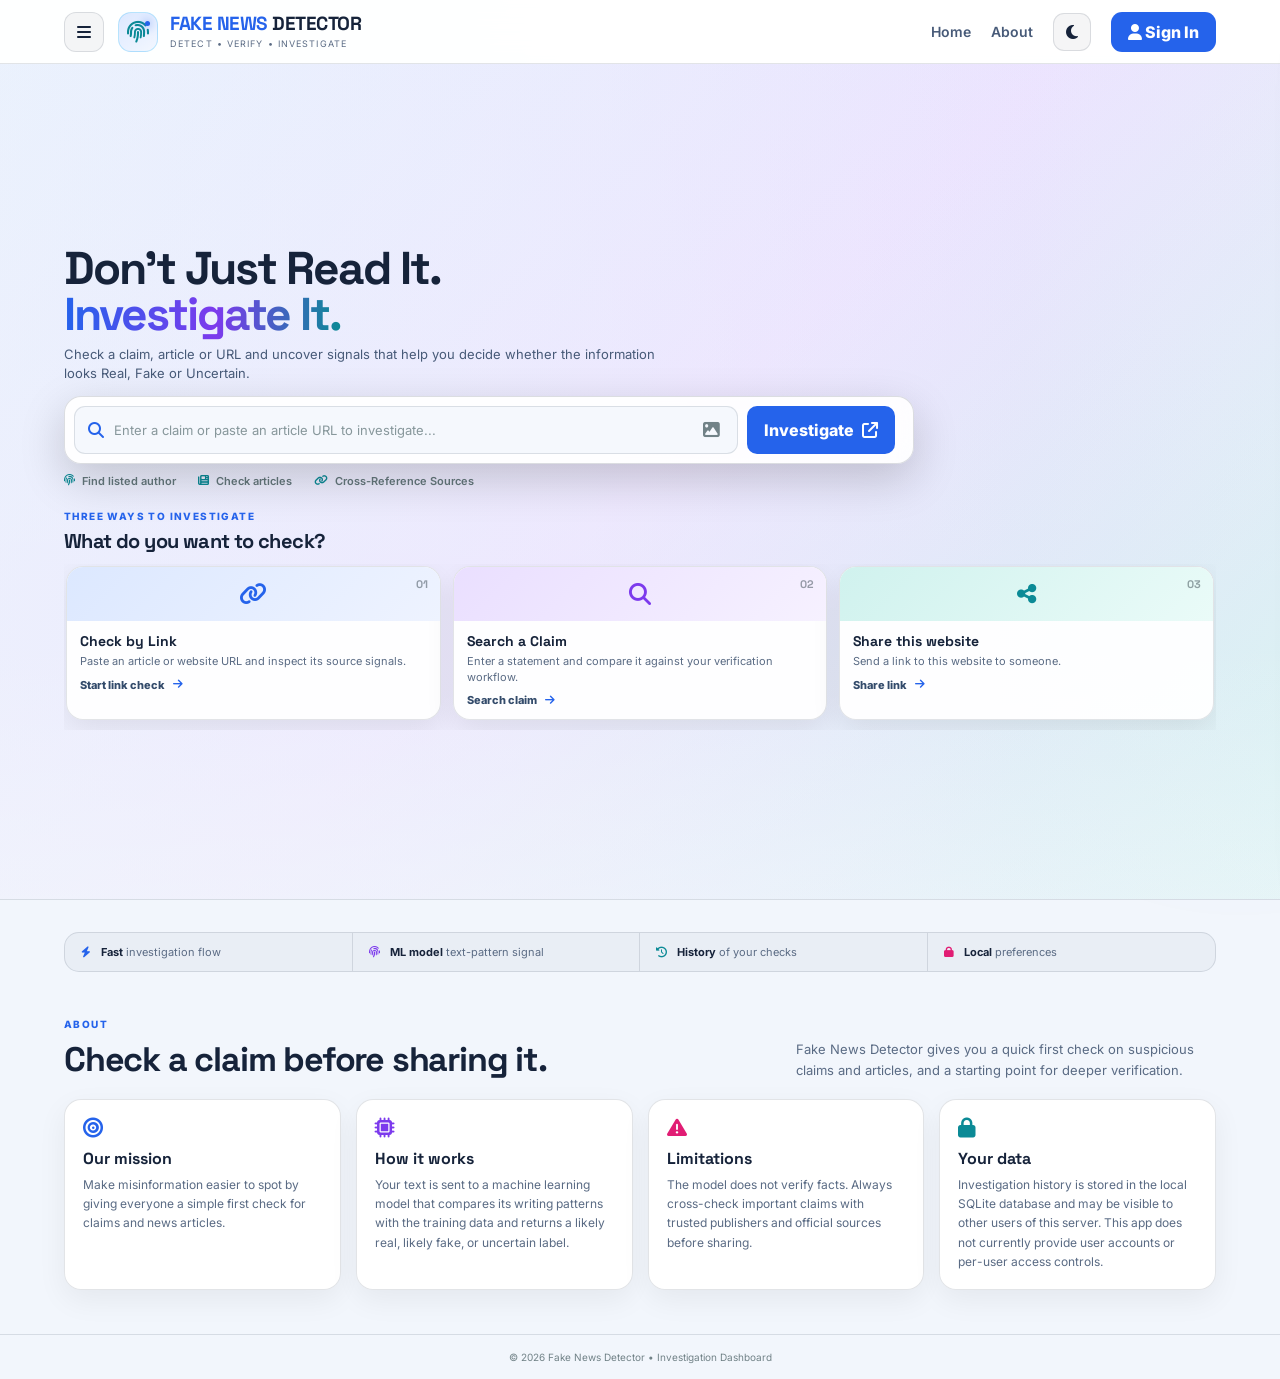
<file: Frontend/index.html>
<!DOCTYPE html>
<html lang="en">

<head>
  <meta charset="UTF-8" />
  <meta name="viewport" content="width=device-width, initial-scale=1.0" />
  <title>Fake News Detector | Investigation Dashboard</title>

  <link rel="preconnect" href="https://cdnjs.cloudflare.com" />
  <link rel="stylesheet" href="https://cdnjs.cloudflare.com/ajax/libs/font-awesome/6.5.2/css/all.min.css" />
  <link rel="stylesheet" href="style.css" />
</head>

<body>

  <div class="page-glow glow-one"></div>
  <div class="page-glow glow-two"></div>


  <!-- ================= NAVBAR ================= -->
  <header class="navbar">

    <div class="nav-left">
      <button class="menu-btn" id="menuBtn" aria-label="Open sidebar">
        <i class="fa-solid fa-bars"></i>
      </button>
      <a href="#" class="brand" id="homeLink">
        <div class="brand-logo">
          <i class="fa-solid fa-fingerprint"></i>
          <span class="scan-dot"></span>
        </div>
        <div>
          <div class="brand-name"><span>FAKE NEWS</span> DETECTOR</div>
          <div class="brand-tagline">Detect • Verify • Investigate</div>
        </div>
      </a>
    </div>

    <nav class="nav-links">
      <a href="#home" id="navHome">Home</a>
      <a href="#about" id="navAbout">About</a>

      <button class="icon-btn" id="themeBtn" type="button" aria-label="Toggle dark mode">
        <i class="fa-solid fa-moon"></i>
      </button>

      <button class="signin-nav" id="openAuthBtn">
        <i class="fa-solid fa-user"></i>
        <span id="signInText">Sign In</span>
      </button>

      <button class="avatar hidden" id="avatarBtn" type="button" aria-label="Open settings">
        <span id="avatarLetter">U</span>
      </button>

    </nav>

  </header>


  <!-- ================= SIDEBAR ================= -->
  <aside class="sidebar" id="sidebar">

    <div class="sidebar-head">
      <div>
        <span class="small-label">CASE FILE SYSTEM</span>
        <h3 id="sidebarTitle">Investigation</h3>
      </div>
      <button class="close-sidebar" id="closeSidebar" aria-label="Close sidebar">
        <i class="fa-solid fa-xmark"></i>
      </button>
    </div>

    <div class="sidebar-section">
      <p id="sidebarMainLabel">Main</p>

      <button class="side-link active" data-section="dashboard">
        <i class="fa-solid fa-gauge-high"></i>
        <span id="dashboardText">Dashboard</span>
      </button>

      <button class="side-link" data-section="history">
        <i class="fa-solid fa-clock-rotate-left"></i>
        <span id="historyText">History</span>
      </button>
    </div>

    <div class="sidebar-section">
      <p id="sidebarAccountLabel">Preferences</p>

      <button class="side-link" data-section="settings">
        <i class="fa-solid fa-sliders"></i>
        <span id="settingsText">Settings</span>
      </button>

      <button class="side-link" id="sidebarLogin">
        <i class="fa-solid fa-right-to-bracket"></i>
        <span id="loginText">Login</span>
      </button>
    </div>

    <div class="sidebar-bottom hidden" id="sidebarBottom">
      <button class="side-link logout" id="logoutBtn">
        <i class="fa-solid fa-arrow-right-from-bracket"></i>
        <span id="logoutText">Logout</span>
      </button>
    </div>

  </aside>

  <div class="sidebar-overlay" id="sidebarOverlay"></div>


  <!-- ================= MAIN ================= -->
  <main id="home">

    <!-- ================= HERO ================= -->
    <section class="hero">

      <div class="hero-gif"></div>
      <div class="hero-overlay"></div>

      <div class="hero-content">

        <h1 id="heroTitle">
          Don't Just Read It.
          <br />
          <span>Investigate It.</span>
        </h1>

        <p class="hero-description" id="heroDescription">
          Check a claim, article or URL and uncover
          signals that help you decide whether the information
          looks <b>Real</b>, <b>Fake</b> or <b>Uncertain</b>.
        </p>

        <!-- SEARCH BOX -->
        <div class="investigation-box">

          <div class="search-wrap">
            <i class="fa-solid fa-magnifying-glass"></i>
            <input id="claimInput" type="text" placeholder="Enter a claim or paste an article URL to investigate..."
              autocomplete="off" />
            <button class="clear-search" id="clearSearch" aria-label="Clear" type="button">
              <i class="fa-solid fa-xmark"></i>
            </button>
            <button class="image-upload-btn" id="imageUploadBtn" aria-label="Investigate an image"
              title="Investigate an image" type="button">
              <i class="fa-solid fa-image"></i>
            </button>
            <input id="imageInput" type="file" accept="image/png,image/jpeg,image/webp,image/bmp" hidden />
          </div>

          <button class="investigate-btn" id="investigateBtn" type="button">
            <span id="investigateText">Investigate</span>
            <i class="fa-solid fa-arrow-up-right-from-square"></i>
          </button>

        </div>

        <div class="quick-tools">
          <button class="quick-tool" id="quickAuthorshipButton" type="button" data-tool="text">
            <i class="fa-solid fa-fingerprint"></i>
            <span id="quickAuthorship">Analyze text patterns</span>
          </button>
          <button class="quick-tool" id="quickArticlesButton" type="button" data-tool="article">
            <i class="fa-solid fa-newspaper"></i>
            <span id="quickArticles">Check articles</span>
          </button>
          <button class="quick-tool" id="quickSourcesButton" type="button" data-tool="sources">
            <i class="fa-solid fa-link"></i>
            <span id="quickSources">Search sources online</span>
          </button>
        </div>

      </div>

      <!-- ================= METHODS ================= -->
      <section class="methods-section" id="methods">

        <div class="section-heading">
          <div>
            <span class="section-kicker" id="methodsKicker">THREE WAYS TO INVESTIGATE</span>
            <h2 id="methodsTitle">Start an investigation.</h2>
          </div>
          <p id="methodsDescription">
            Analyze text or an article URL with the model, or share this app.
            The model provides a signal, not verified evidence.
          </p>
        </div>

        <div class="method-grid">

          <!-- LINK -->
          <article class="method-card" data-method="link">
            <div class="method-image">
              <div class="image-art">
                <i class="fa-solid fa-link"></i>
                <span class="orbit orbit-a"></span>
                <span class="orbit orbit-b"></span>
              </div>
              <span class="image-number">01</span>
            </div>
            <div class="method-body">
              <h3 id="linkTitle">Check by Link</h3>
              <p id="linkDescription">Paste an article or website URL and inspect its source signals.</p>
              <button class="card-action" type="button">
                <span id="linkAction">Start link check</span>
                <i class="fa-solid fa-arrow-right"></i>
              </button>
            </div>
          </article>

          <!-- SEARCH -->
          <article class="method-card" data-method="search">
            <div class="method-image">
              <div class="image-art">
                <i class="fa-solid fa-magnifying-glass"></i>
                <span class="search-rays"></span>
              </div>
              <span class="image-number">02</span>
            </div>
            <div class="method-body">
              <h3 id="searchTitle">Search a Claim</h3>
              <p id="searchDescription">Enter a statement and compare it against your verification workflow.</p>
              <button class="card-action" type="button">
                <span id="searchAction">Search claim</span>
                <i class="fa-solid fa-arrow-right"></i>
              </button>
            </div>
          </article>

          <!-- SHARE -->
          <article class="method-card" data-method="share">
            <div class="method-image">
              <div class="image-art">
                <i class="fa-solid fa-share-nodes"></i>
                <span class="node n1"></span>
                <span class="node n2"></span>
                <span class="node n3"></span>
              </div>
              <span class="image-number">03</span>
            </div>
            <div class="method-body">
              <h3 id="shareTitle">Share this website</h3>
              <p id="shareDescription">Send a link to this website to someone.</p>
              <button class="card-action" type="button">
                <span id="shareAction">Share link</span>
                <i class="fa-solid fa-arrow-right"></i>
              </button>
            </div>
          </article>

        </div>

      </section>

    </section>


    <!-- ================= RESULT POPUP ================= -->
    <div class="result-backdrop hidden" id="resultSection" aria-hidden="true">

      <div class="result-popup" id="resultPopup" role="dialog" aria-modal="true" aria-labelledby="resultTitle">

        <button class="modal-close" id="closeResult" type="button" aria-label="Close result">
          <i class="fa-solid fa-xmark"></i>
        </button>

        <div class="result-head">

          <div class="result-icon">
            <i class="fa-solid fa-shield-halved" id="resultIconI"></i>
          </div>

          <div>
            <span class="result-badge" id="resultBadge">RESULT</span>
            <h2 id="resultTitle">Check result</h2>
            <p id="signalText">Your result appears here after you run a check.</p>
          </div>

        </div>

        <section class="confidence-card hidden" id="confidenceCard" aria-label="Model confidence">
          <div class="confidence-heading">
            <div>
              <span class="confidence-label">MODEL CONFIDENCE</span>
              <p>How sure the model is about this label</p>
            </div>
            <strong id="confidenceValue">--%</strong>
          </div>
          <div
            class="confidence-track"
            id="confidenceTrack"
            role="progressbar"
            aria-label="Model confidence"
            aria-valuemin="0"
            aria-valuemax="100"
            aria-valuenow="0"
          >
            <span id="confidenceBar"></span>
          </div>
          <small id="modelAccuracyNote">Model accuracy on unseen test headlines is shown after a check.</small>
        </section>

        <section class="evidence-results why-card hidden" id="whyCard" aria-label="Why the model chose this label">
          <div class="evidence-heading">
            <h3>Why the model said this</h3>
            <span>Words with the most influence</span>
          </div>
          <div class="why-row">
            <span class="why-label fake">Toward FAKE</span>
            <div class="why-words" id="whyFake"></div>
          </div>
          <div class="why-row">
            <span class="why-label real">Toward TRUE</span>
            <div class="why-words" id="whyTrue"></div>
          </div>
        </section>

        <section class="article-details hidden" id="articleDetails" aria-label="Fetched article details">
          <div class="article-detail-row">
            <span id="publisherLabel">Publisher</span>
            <strong id="articlePublisher"></strong>
          </div>
          <div class="article-detail-row">
            <span id="authorLabel">Listed author</span>
            <strong id="articleAuthor">No author metadata found</strong>
          </div>
          <h3 id="articleTitle"></h3>
          <a class="article-source-link" id="articleSourceLink" target="_blank" rel="noopener noreferrer">Open original
            article</a>
          <span class="article-preview-label" id="articlePreviewLabel">Extracted text preview</span>
          <p id="articlePreview"></p>
        </section>

        <section class="evidence-results fact-checks hidden" id="factChecks" aria-label="Fact-checks">
          <div class="evidence-heading">
            <h3>Fact-checks</h3>
            <span>AltNews, BOOM, Factly, Vishvas News, Newschecker, Fact Crescendo</span>
          </div>
          <p id="factCheckStatus"></p>
          <ul id="factCheckList"></ul>
        </section>

        <section class="evidence-results hidden" id="newsEvidence" aria-label="Related news coverage">
          <div class="evidence-heading">
            <h3>Related news coverage</h3>
            <span>Not a fact-check verdict</span>
          </div>
          <p id="evidenceStatus"></p>
          <ul id="evidenceList"></ul>
        </section>

        <ul class="result-checks" id="resultChecks"></ul>

        <div class="result-note">
          <i class="fa-solid fa-circle-info"></i>
          <div class="result-note-copy">
            <span id="actionText">Enter a claim or article URL and select Investigate.</span>
            <strong class="ai-disclaimer" id="aiDisclaimer">Please check reliable sources before trusting or sharing a claim.</strong>
          </div>
        </div>

        <div class="source-links hidden" id="resultSources">
          <span id="sourceLinksLabel">Look up this claim</span>
          <a id="factCheckLink" target="_blank" rel="noopener noreferrer">Search fact checks</a>
          <a id="independentSourcesLink" target="_blank" rel="noopener noreferrer">Search independent sources</a>
        </div>

        <div class="source-links hidden" id="imageSearchLinks">
          <span>Check where this image appeared before (upload the same image there)</span>
          <a href="https://lens.google.com/" target="_blank" rel="noopener noreferrer">Google Lens</a>
          <a href="https://tineye.com/" target="_blank" rel="noopener noreferrer">TinEye</a>
        </div>

      </div>

    </div>

    <!-- ================= STATS ================= -->
    <section class="stats-strip">

      <div>
        <i class="fa-solid fa-bolt"></i>
        <span><b id="fastText">Fast</b> <span id="fastDescription">investigation flow</span></span>
      </div>

      <div>
        <i class="fa-solid fa-fingerprint"></i>
        <span><b id="multiText">ML model</b> <span id="multiDescription">text-pattern signal</span></span>
      </div>

      <div>
        <i class="fa-solid fa-clock-rotate-left"></i>
        <span><b id="historyStatText">History</b> <span id="historyStatDescription">of your checks</span></span>
      </div>

      <div>
        <i class="fa-solid fa-lock"></i>
        <span><b id="privateText">Local</b> <span id="privateDescription">preferences</span></span>
      </div>

    </section>


    <!-- ================= ABOUT ================= -->
    <section class="about-section" id="about">

      <div class="section-heading">
        <div>
          <span class="section-kicker">ABOUT</span>
          <h2>Check a claim before sharing it.</h2>
        </div>
        <p>
          Fake News Detector gives you a quick first check on suspicious
          claims and articles, and a starting point for deeper verification.
        </p>
      </div>

      <div class="about-grid">

        <article class="about-card">
          <i class="fa-solid fa-bullseye"></i>
          <h3>Our mission</h3>
          <p>Make misinformation easier to spot by giving everyone a simple first check for claims and news articles.
          </p>
        </article>

        <article class="about-card">
          <i class="fa-solid fa-microchip"></i>
          <h3>How it works</h3>
          <p>Your text is sent to a machine learning model that compares its writing patterns with the training data
            and returns a likely real, likely fake, or uncertain label.</p>
        </article>

        <article class="about-card">
          <i class="fa-solid fa-triangle-exclamation"></i>
          <h3>Limitations</h3>
          <p>The model does not verify facts. Always cross-check important claims with trusted publishers and official
            sources before sharing.</p>
        </article>

        <article class="about-card">
          <i class="fa-solid fa-lock"></i>
          <h3>Your data</h3>
          <p>Investigation history is stored in the local SQLite database and may be visible to other users of this server. This app does not currently provide user accounts or per-user access controls.</p>
        </article>

      </div>

    </section>

  </main>


  <!-- ================= AUTH MODAL ================= -->
  <div class="modal-backdrop" id="authModal">

    <div class="auth-modal">

      <div class="auth-content">

        <button class="modal-close" id="closeAuth" type="button" aria-label="Close">
          <i class="fa-solid fa-xmark"></i>
        </button>

        <div class="auth-logo">
          <i class="fa-solid fa-fingerprint"></i>
        </div>

        <span class="section-kicker">CASE FILE ACCESS</span>

        <h2 id="authHeading">Sign In</h2>

        <p class="auth-subtitle" id="authSubtitle">Demo sign-in only; no secure account is created.</p>

        <form id="authForm">

          <label id="nameField" class="field hidden">
            <span id="nameLabel">Full name</span>
            <div>
              <i class="fa-regular fa-user"></i>
              <input id="authName" type="text" placeholder="Your name" />
            </div>
          </label>

          <label class="field">
            <span id="emailLabel">Email</span>
            <div>
              <i class="fa-regular fa-envelope"></i>
              <input id="authEmail" type="email" placeholder="you@example.com" required />
            </div>
          </label>

          <label class="field">
            <span id="passwordLabel">Password</span>
            <div>
              <i class="fa-solid fa-lock"></i>
              <input id="authPassword" type="password" placeholder="Enter your password" required />
            </div>
          </label>

          <label id="confirmField" class="field hidden">
            <span id="confirmLabel">Confirm password</span>
            <div>
              <i class="fa-solid fa-shield-halved"></i>
              <input id="authConfirmPassword" type="password" placeholder="Repeat your password" />
            </div>
          </label>

          <div class="form-row" id="loginOptions">
            <label class="remember">
              <input type="checkbox" id="rememberMe" />
              <span id="rememberText">Remember me</span>
            </label>
            <button type="button" class="text-btn" id="forgotPasswordBtn">Forgot password?</button>
          </div>

          <button class="auth-submit" type="submit" id="authSubmit">Login</button>

        </form>

        <p class="auth-switch-text">
          <span id="switchPrompt">Need an account?</span>
          <button type="button" class="text-link" id="authSwitchLink" data-auth="signup">Create one</button>
        </p>

        <p class="auth-privacy" id="authPrivacy">
          Demo only: your profile stays in this browser. Passwords are not stored or verified.
        </p>

      </div>

    </div>

  </div>


  <!-- ================= SETTINGS PANEL ================= -->
  <div class="settings-panel" id="settingsPanel">

    <div class="settings-head">
      <div>
        <span class="section-kicker">PREFERENCES</span>
        <h2 id="settingsPanelTitle">Settings</h2>
      </div>
      <button id="closeSettings" type="button" aria-label="Close settings">
        <i class="fa-solid fa-xmark"></i>
      </button>
    </div>

    <div class="settings-groups">

      <!-- APPEARANCE -->
      <div class="settings-group">
        <div class="group-label" id="appearanceGroupLabel">Appearance</div>

        <div class="setting-item">
          <div>
            <b id="darkText">Dark mode</b>
            <small id="darkDescription">Use a darker theme that is easier on the eyes.</small>
          </div>
          <label class="switch">
            <input type="checkbox" id="darkToggle" />
            <span></span>
          </label>
        </div>

      </div>

      <!-- LANGUAGE -->
      <div class="settings-group">
        <div class="group-label" id="languageGroupLabel">Language &amp; notifications</div>

        <div class="setting-item">
          <div>
            <b id="languageText">Language</b>
            <small id="languageSettingText">English</small>
          </div>
          <button type="button" class="setting-action" data-setting-action="language">Change</button>
        </div>

        <!-- NOTIFICATIONS -->
        <div class="setting-item">
          <div>
            <b id="notificationsText">Notifications</b>
            <small id="notificationsDescription">Show a browser alert when a check finishes. Keep the browser open.</small>
          </div>
          <label class="switch">
            <input type="checkbox" id="notificationToggle" />
            <span></span>
          </label>
        </div>
      </div>

      <!-- HISTORY -->
      <div class="settings-group">
        <div class="group-label" id="historyGroupLabel">History &amp; data</div>

        <div class="setting-item">
          <div>
            <b id="historySettingTitle">History</b>
            <small id="historySettingDescription">Review prior investigations and saved results.</small>
          </div>
          <button type="button" class="setting-action" data-setting-action="history">View</button>
        </div>
      </div>

    </div>

    <div class="setting-note">
      <i class="fa-solid fa-circle-info"></i>
      <span id="settingNoteText">Preferences are stored in this browser. Investigation history is stored on this server and is not separated by user accounts.</span>
    </div>

  </div>


  <!-- ================= SETTINGS ACTION MODAL ================= -->
  <div class="settings-action-backdrop" id="settingsActionBackdrop" aria-hidden="true">

    <div class="settings-action-modal" role="dialog" aria-modal="true" aria-labelledby="settingsActionTitle">

      <button class="modal-close settings-action-close" id="closeSettingsAction" type="button" aria-label="Close">
        <i class="fa-solid fa-xmark"></i>
      </button>

      <span class="section-kicker" id="settingsActionKicker">SETTINGS</span>

      <h2 id="settingsActionTitle">Settings</h2>

      <p class="settings-action-subtitle" id="settingsActionSubtitle"></p>

      <div id="settingsActionContent"></div>

    </div>

  </div>


  <!-- ================= TOAST ================= -->
  <div class="toast" id="toast">
    <i class="fa-solid fa-circle-check"></i>
    <span id="toastText">Done</span>
  </div>


  <!-- ================= FOOTER ================= -->
  <footer>
    <p id="footerText">© 2026 Fake News Detector • Investigation Dashboard</p>
  </footer>

  <script src="script.js"></script>

</body>

</html>
</file>
<file: Frontend/style.css>
@import url('https://fonts.googleapis.com/css2?family=Inter:wght@400;500;600;700;800&family=Space+Grotesk:wght@500;600;700&display=swap');

:root {
  --bg: #F2F6FC;
  --panel: #FFFFFF;
  --line: rgba(22, 35, 58, .12);
  --text: #16233A;
  --muted: #5A6B84;
  --gold: #2563EB;
  --cyan: #0B8A96;
  --red: #C95454;
  --green: #2E8B70;
  --shadow: 0 20px 60px rgba(22, 35, 58, .14);
}

* {
  box-sizing: border-box;
  margin: 0;
  padding: 0;
}

html {
  scroll-behavior: smooth;
}

body {
  font-family: Inter, sans-serif;
  color: var(--text);
  background:
    radial-gradient(circle at 15% 15%, rgba(56, 189, 248, .08), transparent 28%),
    radial-gradient(circle at 85% 25%, rgba(124, 58, 237, .07), transparent 26%),
    var(--bg);
  min-height: 100vh;
  overflow-x: hidden;
}

body.modal-open {
  overflow: hidden;
}

button,
input {
  font: inherit;
}

button {
  cursor: pointer;
}

a {
  color: inherit;
  text-decoration: none;
}

.hidden {
  display: none !important;
}


/* ================= GLOW ================= */

.page-glow {
  position: fixed;
  width: 280px;
  height: 280px;
  filter: blur(90px);
  border-radius: 50%;
  pointer-events: none;
  opacity: .13;
  z-index: -1;
}

.glow-one {
  background: var(--cyan);
  top: 15%;
  left: -120px;
}

.glow-two {
  background: var(--gold);
  right: -100px;
  top: 55%;
}


/* ================= NAVBAR ================= */

.navbar {
  position: sticky;
  top: 0;
  z-index: 50;
  height: 64px;
  width: 100%;
  display: flex;
  align-items: center;
  justify-content: space-between;
  padding: 0 5%;
  background: rgba(255, 255, 255, .94);
  border-bottom: 1px solid var(--line);
  backdrop-filter: blur(16px);
}

.nav-left,
.brand {
  display: flex;
  align-items: center;
}

.nav-left {
  gap: 14px;
}

.brand {
  gap: 12px;
}

.menu-btn {
  width: 40px;
  height: 40px;
  border-radius: 12px;
  border: 1px solid var(--line);
  background: rgba(22, 35, 58, .045);
  color: var(--text);
  display: grid;
  place-items: center;
  transition: .2s ease;
}

.menu-btn:hover {
  background: rgba(124, 58, 237, .12);
  color: var(--gold);
  transform: translateY(-2px);
}

.brand-logo {
  width: 40px;
  height: 40px;
  border-radius: 13px;
  position: relative;
  display: grid;
  place-items: center;
  background: linear-gradient(145deg, #DCE8FF, #F3F7FF);
  border: 1px solid rgba(56, 189, 248, .3);
  color: var(--cyan);
  font-size: 22px;
  overflow: hidden;
}

.scan-dot {
  position: absolute;
  right: 7px;
  top: 8px;
  width: 5px;
  height: 5px;
  border-radius: 50%;
  background: var(--gold);
  box-shadow: 0 0 10px var(--gold);
}

.brand-name {
  font-family: "Space Grotesk", sans-serif;
  font-size: 19px;
  line-height: 1;
  font-weight: 700;
  letter-spacing: -.5px;
}

.brand-name span {
  color: var(--gold);
}

.brand-tagline {
  margin-top: 5px;
  font-size: 9px;
  color: var(--muted);
  letter-spacing: 1.1px;
  text-transform: uppercase;
}

.nav-links {
  display: flex;
  align-items: center;
  gap: 20px;
}

.nav-links>a {
  color: #475A78;
  font-size: 14px;
  font-weight: 600;
  transition: .2s;
}

.nav-links>a:hover {
  color: var(--gold);
}

.icon-btn {
  width: 38px;
  height: 38px;
  border-radius: 11px;
  border: 1px solid var(--line);
  background: rgba(22, 35, 58, .045);
  color: var(--text);
  display: grid;
  place-items: center;
  transition: .2s ease;
}

.icon-btn:hover {
  color: var(--gold);
  transform: translateY(-2px);
}

.signin-nav {
  border: 1px solid rgba(37, 99, 235, .35);
  background: var(--gold);
  color: #FFFFFF;
  border-radius: 11px;
  padding: 9px 16px;
  font-weight: 800;
  transition: .2s ease;
}

.signin-nav:hover {
  background: #1D4ED8;
  transform: translateY(-2px);
}

.avatar {
  width: 40px;
  height: 40px;
  border-radius: 50%;
  border: 2px solid rgba(37, 99, 235, .35);
  background: linear-gradient(145deg, var(--gold), #7C3AED);
  color: #FFFFFF;
  font-family: "Space Grotesk", sans-serif;
  font-weight: 700;
  font-size: 16px;
  text-transform: uppercase;
  display: grid;
  place-items: center;
  transition: .2s ease;
}

.avatar:hover {
  transform: translateY(-2px);
}


/* ================= SIDEBAR ================= */

.sidebar {
  position: fixed;
  left: 12px;
  top: 12px;
  z-index: 100;
  width: 310px;
  height: calc(100vh - 24px);
  display: flex;
  flex-direction: column;
  padding: 25px 17px 17px;
  background: rgba(255, 255, 255, .98);
  border: 1px solid var(--line);
  border-radius: 22px;
  box-shadow: var(--shadow);
  transform: translateX(-125%);
  transition: transform .3s ease;
}

.sidebar.open {
  transform: translateX(0);
}

.sidebar-head {
  display: flex;
  justify-content: space-between;
  align-items: flex-start;
  padding: 0 7px 25px;
  border-bottom: 1px solid var(--line);
}

.small-label,
.section-kicker,
.result-label {
  color: var(--gold);
  font-size: 10px;
  font-weight: 800;
  letter-spacing: 1.4px;
}

.sidebar-head h3 {
  margin-top: 6px;
  font-family: "Space Grotesk", sans-serif;
  font-size: 20px;
}

.close-sidebar,
.settings-head button,
.modal-close {
  width: 36px;
  height: 36px;
  border-radius: 10px;
  border: 1px solid var(--line);
  background: rgba(22, 35, 58, .045);
  color: var(--muted);
  transition: .2s ease;
}

.close-sidebar:hover,
.settings-head button:hover,
.modal-close:hover {
  color: var(--text);
  background: rgba(239, 102, 102, .12);
  border-color: rgba(239, 102, 102, .4);
}

.sidebar-section {
  padding-top: 23px;
}

.sidebar-section>p {
  color: #738287;
  font-size: 10px;
  font-weight: 800;
  letter-spacing: 1.3px;
  text-transform: uppercase;
  padding: 0 10px 8px;
}

.side-link {
  width: 100%;
  border: 0;
  background: transparent;
  color: #475A78;
  border-radius: 12px;
  padding: 12px 11px;
  display: flex;
  align-items: center;
  gap: 13px;
  text-align: left;
  font-size: 14px;
  font-weight: 600;
  transition: .2s ease;
  margin-bottom: 4px;
}

.side-link i {
  width: 20px;
  text-align: center;
}

.side-link:hover {
  background: rgba(11, 138, 150, .08);
  color: var(--text);
  transform: translateX(3px);
}

.side-link.active {
  background: rgba(37, 99, 235, .10);
  color: var(--gold);
  border: 1px solid rgba(37, 99, 235, .16);
}

.sidebar-bottom {
  margin-top: auto;
  border-top: 1px solid var(--line);
  padding-top: 14px;
}

.side-link.logout {
  color: #C95454;
}

.side-link.logout:hover {
  background: rgba(201, 84, 84, .09);
}

.sidebar-overlay {
  position: fixed;
  inset: 0;
  background: rgba(22, 35, 58, .38);
  z-index: 90;
  opacity: 0;
  visibility: hidden;
  transition: .25s;
}

.sidebar-overlay.show {
  opacity: 1;
  visibility: visible;
}


/* ================= HERO ================= */

.hero {
  position: relative;
  min-height: 400px;
  width: 100%;
  display: flex;
  align-items: center;
  overflow: hidden;
  border-bottom: 1px solid var(--line);
}

.hero-gif {
  position: absolute;
  inset: 0;
  background-color: #E6EEFB;
  background-image: linear-gradient(135deg, #DCE8FF 0%, #EADFFF 50%, #D0F2EE 100%);
  background-size: cover;
  background-position: center;
}

.hero-overlay {
  position: absolute;
  inset: 0;
  background:
    linear-gradient(90deg,
      rgba(242, 246, 252, .62) 0%,
      rgba(242, 246, 252, .40) 45%,
      rgba(242, 246, 252, .12) 80%,
      rgba(242, 246, 252, .22) 100%),
    linear-gradient(0deg,
      rgba(242, 246, 252, .55) 0%,
      transparent 30%,
      rgba(242, 246, 252, .10) 100%);
}

.hero-content {
  position: relative;
  z-index: 2;
  width: min(1160px, 90%);
  margin: 0 auto;
  padding: 36px 0 28px;
}

.eyebrow {
  display: inline-flex;
  align-items: center;
  gap: 8px;
  font-size: 10px;
  font-weight: 800;
  letter-spacing: 1.5px;
  color: #475A78;
  background: rgba(255, 255, 255, .68);
  border: 1px solid rgba(22, 35, 58, .12);
  border-radius: 999px;
  padding: 7px 12px;
  backdrop-filter: blur(7px);
}

.live-dot {
  width: 7px;
  height: 7px;
  border-radius: 50%;
  background: var(--green);
  box-shadow: 0 0 12px rgba(46, 139, 112, .6);
}

.hero h1 {
  font-family: "Space Grotesk", sans-serif;
  font-size: clamp(34px, 5vw, 54px);
  line-height: 1;
  letter-spacing: -2px;
  max-width: 700px;
  margin: 14px 0 12px;
}

.hero h1 span {
  color: var(--gold);
}

.hero-description {
  max-width: 610px;
  color: #475A78;
  line-height: 1.55;
  font-size: 14px;
  margin-bottom: 18px;
}

.hero-description b {
  color: var(--text);
}


/* ================= INVESTIGATION ================= */

.investigation-box {
  width: min(850px, 100%);
  display: grid;
  grid-template-columns: 1fr auto auto;
  gap: 9px;
  padding: 9px;
  border-radius: 17px;
  background: rgba(255, 255, 255, .92);
  border: 1px solid rgba(22, 35, 58, .15);
  box-shadow: 0 15px 45px rgba(0, 0, 0, .18);
  backdrop-filter: blur(12px);
}

.search-wrap {
  display: flex;
  align-items: center;
  gap: 10px;
  min-width: 0;
  border: 1px solid rgba(22, 35, 58, .12);
  background: #F5F8FD;
  border-radius: 11px;
  padding: 0 13px;
}

.search-wrap>i {
  color: var(--gold);
}

.search-wrap input {
  width: 100%;
  height: 46px;
  background: transparent;
  border: 0;
  outline: 0;
  color: var(--text);
  font-size: 13px;
}

.search-wrap input::placeholder {
  color: #87979B;
}

.clear-search {
  border: 0;
  background: transparent;
  color: #718287;
  display: none;
}

.image-upload-btn {
  border: 0;
  background: transparent;
  color: #718287;
  font-size: 1.05rem;
  cursor: pointer;
  padding: 0 4px;
}

.image-upload-btn:hover {
  color: var(--cyan);
}

.clear-search.show {
  display: block;
}

.investigate-btn {
  border: 0;
  border-radius: 10px;
  padding: 0 17px;
  min-height: 46px;
  font-weight: 800;
  display: flex;
  align-items: center;
  justify-content: center;
  gap: 8px;
  transition: .2s ease;
}

.investigate-btn {
  background: var(--gold);
  color: #FFFFFF;
}

.investigate-btn:hover {
  background: #1D4ED8;
  transform: translateY(-2px);
  box-shadow: 0 8px 25px rgba(37, 99, 235, .18);
}

.quick-tools {
  display: flex;
  gap: 22px;
  margin-top: 12px;
  color: #64777C;
  font-size: 11px;
  font-weight: 600;
}

.quick-tools span {
  display: flex;
  align-items: center;
  gap: 7px;
}

.quick-tools .quick-tool {
  display: inline-flex;
  align-items: center;
  gap: 7px;
  padding: 0;
  border: 0;
  background: transparent;
  color: inherit;
  font: inherit;
  cursor: pointer;
  text-align: left;
}

.quick-tools .quick-tool:hover {
  color: var(--cyan);
}

.quick-tools .quick-tool:focus-visible {
  outline: 2px solid var(--cyan);
  outline-offset: 3px;
}

.quick-tools i {
  color: var(--cyan);
}

.evidence-results {
  margin: 16px 0;
  padding: 14px;
  border: 1px solid var(--line, #d6e0e5);
  border-radius: 14px;
  background: rgba(255, 255, 255, .72);
}

.evidence-results.empty {
  margin: 8px 0;
  padding: 8px 10px;
}

.evidence-results.empty .evidence-heading {
  display: none;
}

.evidence-results.empty #evidenceStatus {
  margin: 0;
  font-size: 11px;
  line-height: 1.4;
}

.evidence-heading {
  display: flex;
  flex-wrap: wrap;
  align-items: baseline;
  justify-content: space-between;
  gap: 8px;
}

.evidence-heading h3 {
  margin: 0;
}

.evidence-heading span,
#evidenceStatus,
#factCheckStatus,
#evidenceList li span,
#evidenceList li small,
#factCheckList li span {
  color: #64777c;
  font-size: 12px;
}

#evidenceList,
#factCheckList {
  display: grid;
  gap: 10px;
  margin: 10px 0 0;
  padding-left: 20px;
}

#evidenceList li a,
#factCheckList li a {
  font-weight: 700;
}

#factCheckList li span {
  display: block;
}

#factCheckList:empty {
  display: none;
}

.fact-checks.found {
  border-color: #e0a12b;
  background: rgba(255, 244, 214, .72);
}

.fact-checks.found #factCheckStatus {
  color: #8a5a00;
  font-weight: 700;
}

.why-row {
  display: flex;
  flex-wrap: wrap;
  align-items: center;
  gap: 6px 10px;
  margin-top: 10px;
}

.why-label {
  min-width: 92px;
  font-size: 12px;
  font-weight: 700;
}

.why-label.fake {
  color: #c0392b;
}

.why-label.real {
  color: #1e8449;
}

.why-words {
  display: flex;
  flex-wrap: wrap;
  gap: 6px;
}

.why-chip {
  padding: 3px 10px;
  border-radius: 999px;
  background: rgba(11, 138, 150, .1);
  font-size: 12px;
}

.why-none {
  color: #64777c;
  font-size: 12px;
}

body.dark .why-chip {
  background: rgba(120, 200, 210, .18);
}

body.dark .fact-checks.found {
  background: rgba(70, 52, 14, .55);
}

body.dark .fact-checks.found #factCheckStatus {
  color: #f3c46b;
}

#evidenceList li p {
  margin: 4px 0;
}

body.dark .evidence-results {
  background: rgba(20, 30, 48, .8);
}


/* ================= RESULT ================= */

.result-section {
  width: min(1160px, 90%);
  margin: 22px auto 0;
}

.result-section.hidden {
  display: none;
}

.result-card {
  position: relative;
  overflow: hidden;
  background: linear-gradient(135deg, rgba(255, 255, 255, .98), rgba(246, 249, 254, .98));
  border: 1px solid rgba(11, 138, 150, .18);
  border-radius: 22px;
  padding: 20px;
  box-shadow: var(--shadow);
}

.result-top {
  position: relative;
  z-index: 1;
  display: flex;
  justify-content: space-between;
  align-items: center;
  gap: 20px;
}

.result-card h2 {
  margin-top: 6px;
  font-family: "Space Grotesk", sans-serif;
  font-size: 26px;
  letter-spacing: -.8px;
}

.result-badge {
  border-radius: 999px;
  padding: 10px 16px;
  font-size: 10px;
  font-weight: 900;
  letter-spacing: 1.4px;
  color: var(--gold);
  background: rgba(37, 99, 235, .10);
  border: 1px solid rgba(37, 99, 235, .25);
}

.result-badge.real {
  color: var(--green);
  background: rgba(46, 139, 112, .10);
  border-color: rgba(46, 139, 112, .25);
}

.result-badge.fake {
  color: var(--red);
  background: rgba(201, 84, 84, .10);
  border-color: rgba(201, 84, 84, .25);
}

.result-badge.uncertain {
  color: var(--cyan);
  background: rgba(11, 138, 150, .10);
  border-color: rgba(11, 138, 150, .25);
}

.result-grid {
  position: relative;
  z-index: 1;
  display: grid;
  grid-template-columns: 1fr 1fr;
  gap: 12px;
}

.result-grid>div {
  display: flex;
  gap: 12px;
  padding: 14px 16px;
  background: rgba(22, 35, 58, .045);
  border: 1px solid var(--line);
  border-radius: 16px;
  transition: .2s ease;
}

.result-grid>div:hover {
  transform: translateY(-2px);
}

.result-grid i {
  color: var(--cyan);
  margin-top: 2px;
}

.result-grid b {
  font-size: 12px;
}

.result-grid p {
  color: var(--muted);
  font-size: 12px;
  line-height: 1.55;
  margin-top: 5px;
}


/* ================= METHODS ================= */

.methods-section {
  width: min(1160px, 90%);
  margin: 40px auto 0;
  scroll-margin-top: 80px;
}

.section-heading {
  display: flex;
  justify-content: space-between;
  align-items: end;
  gap: 30px;
  margin-bottom: 18px;
}

.section-heading h2 {
  font-family: "Space Grotesk", sans-serif;
  font-size: clamp(24px, 3.5vw, 34px);
  letter-spacing: -1.2px;
  margin-top: 6px;
}

.section-heading p {
  max-width: 420px;
  color: var(--muted);
  font-size: 13px;
  line-height: 1.6;
}

.method-grid {
  display: grid;
  grid-template-columns: repeat(3, 1fr);
  gap: 15px;
}

.method-card {
  background: rgba(255, 255, 255, .94);
  border: 1px solid var(--line);
  border-radius: 17px;
  overflow: hidden;
  transition: .3s ease;
  cursor: pointer;
  box-shadow: 0 10px 30px rgba(0, 0, 0, .08);
}

.method-card:hover {
  transform: translateY(-6px);
  border-color: rgba(11, 138, 150, .3);
}

.method-image {
  position: relative;
  height: 90px;
  overflow: hidden;
  background: #E7EFEC;
}

.method-card:nth-child(1) .method-image {
  background: radial-gradient(circle at 70% 30%, rgba(56, 189, 248, .27), transparent 45%), linear-gradient(145deg, #DCECE9, #EFF3F0);
}

.method-card:nth-child(2) .method-image {
  background: radial-gradient(circle at 25% 40%, rgba(124, 58, 237, .23), transparent 45%), linear-gradient(145deg, #F1E7DC, #EEF2F0);
}

.method-card:nth-child(3) .method-image {
  background: radial-gradient(circle at 70% 50%, rgba(56, 189, 248, .25), transparent 45%), linear-gradient(145deg, #DDEBE8, #EEF3F1);
}

.image-art {
  position: absolute;
  inset: 0;
  display: grid;
  place-items: center;
  font-size: 32px;
  color: rgba(36, 52, 59, .28);
}

.method-card:hover .image-art>i {
  transform: scale(1.1) rotate(-3deg);
  color: var(--gold);
}

.image-art>i {
  transition: .35s;
}

.image-number {
  position: absolute;
  top: 10px;
  right: 12px;
  font-family: "Space Grotesk", sans-serif;
  font-weight: 700;
  font-size: 11px;
  color: rgba(36, 52, 59, .45);
}

.orbit {
  position: absolute;
  border: 1px solid rgba(11, 138, 150, .35);
  border-radius: 50%;
}

.orbit-a {
  width: 64px;
  height: 64px;
}

.orbit-b {
  width: 100px;
  height: 100px;
  transform: rotate(35deg) scaleY(.55);
}

.search-rays {
  position: absolute;
  width: 74px;
  height: 74px;
  border: 1px dashed rgba(11, 138, 150, .4);
  border-radius: 50%;
}

.node {
  position: absolute;
  width: 8px;
  height: 8px;
  border-radius: 50%;
  background: var(--gold);
  box-shadow: 0 0 12px rgba(37, 99, 235, .5);
}

.n1 {
  transform: translate(-38px, -14px);
}

.n2 {
  transform: translate(36px, -26px);
}

.n3 {
  transform: translate(40px, 28px);
}

.method-body {
  padding: 14px;
}

.method-body h3 {
  font-family: "Space Grotesk", sans-serif;
  font-size: 16px;
}

.method-body p {
  color: var(--muted);
  font-size: 12px;
  line-height: 1.55;
  margin: 6px 0 12px;
}

.card-action {
  background: transparent;
  border: 0;
  color: #334B6B;
  font-size: 11px;
  font-weight: 800;
  display: flex;
  align-items: center;
  gap: 8px;
  transition: .2s;
}

.card-action i {
  color: var(--gold);
  transition: .2s;
}

.method-card:hover .card-action {
  color: var(--gold);
}

.method-card:hover .card-action i {
  transform: translateX(4px);
}


/* ================= STATS ================= */

.stats-strip {
  width: min(1160px, 90%);
  margin: 32px auto 40px;
  display: grid;
  grid-template-columns: repeat(4, 1fr);
  border: 1px solid var(--line);
  border-radius: 15px;
  background: rgba(22, 35, 58, .035);
  overflow: hidden;
}

.stats-strip div {
  display: flex;
  align-items: center;
  gap: 10px;
  padding: 12px 16px;
  color: var(--muted);
  font-size: 11px;
  border-right: 1px solid var(--line);
}

.stats-strip div:last-child {
  border-right: 0;
}

.stats-strip i {
  color: var(--gold);
}

.stats-strip b {
  color: var(--text);
}


/* ================= ABOUT ================= */

.about-section {
  width: min(1160px, 90%);
  margin: 0 auto 44px;
  scroll-margin-top: 80px;
}

.about-grid {
  display: grid;
  grid-template-columns: repeat(4, 1fr);
  gap: 15px;
}

.about-card {
  background: rgba(255, 255, 255, .94);
  border: 1px solid var(--line);
  border-radius: 17px;
  padding: 18px;
  box-shadow: 0 10px 30px rgba(0, 0, 0, .06);
}

.about-card i {
  display: block;
  color: var(--gold);
  font-size: 20px;
  margin-bottom: 10px;
}

.about-card h3 {
  font-family: "Space Grotesk", sans-serif;
  font-size: 16px;
}

.about-card p {
  color: var(--muted);
  font-size: 12px;
  line-height: 1.6;
  margin-top: 6px;
}


/* ================= AUTH ================= */

.modal-backdrop {
  position: fixed;
  inset: 0;
  z-index: 200;
  background: rgba(22, 35, 58, .34);
  backdrop-filter: blur(10px);
  display: grid;
  place-items: center;
  opacity: 0;
  visibility: hidden;
  transition: .25s;
  padding: 20px;
}

.modal-backdrop.show {
  opacity: 1;
  visibility: visible;
}

.auth-modal {
  position: relative;
  width: 420px;
  max-width: calc(100vw - 30px);
  background: linear-gradient(180deg, rgba(255, 255, 255, .99), rgba(246, 249, 254, .98));
  border: 1px solid rgba(22, 35, 58, .16);
  border-radius: 24px;
  padding: 16px 18px 14px;
  box-shadow: var(--shadow);
  transform: translateY(15px) scale(.98);
  transition: .25s;
}

.modal-backdrop.show .auth-modal {
  transform: translateY(0) scale(1);
}

.modal-close {
  position: absolute;
  right: 18px;
  top: 18px;
}

.auth-logo {
  width: 42px;
  height: 42px;
  border-radius: 14px;
  display: grid;
  place-items: center;
  background: rgba(37, 99, 235, .10);
  border: 1px solid rgba(37, 99, 235, .22);
  color: var(--gold);
  font-size: 18px;
  margin-bottom: 12px;
}

.auth-modal h2 {
  font-family: "Space Grotesk", sans-serif;
  font-size: 26px;
  margin-top: 8px;
  letter-spacing: -.8px;
}

.auth-subtitle {
  color: var(--muted);
  font-size: 12px;
  margin-top: 8px;
  margin-bottom: 12px;
  line-height: 1.4;
}

.auth-switch-text {
  margin: 8px 0 10px;
  color: var(--muted);
  font-size: 12px;
  display: flex;
  justify-content: center;
  gap: 6px;
  flex-wrap: wrap;
}

.text-link {
  border: 0;
  background: transparent;
  color: var(--cyan);
  font-size: 12px;
  font-weight: 700;
  cursor: pointer;
}

.field {
  display: block;
  margin-bottom: 8px;
}

.field>span {
  display: block;
  color: var(--muted);
  font-size: 11px;
  font-weight: 700;
  margin-bottom: 5px;
}

.field>div {
  display: flex;
  align-items: center;
  gap: 9px;
  border: 1px solid var(--line);
  background: #F4F7FC;
  border-radius: 12px;
  padding: 0 12px;
  transition: .2s;
}

.field>div:focus-within {
  border-color: rgba(11, 138, 150, .45);
  box-shadow: 0 0 0 3px rgba(11, 138, 150, .08);
}

.field i {
  color: #718287;
}

.field input {
  width: 100%;
  height: 38px;
  background: transparent;
  border: 0;
  outline: 0;
  color: var(--text);
  font-size: 12px;
}

.form-row {
  display: flex;
  justify-content: space-between;
  align-items: center;
  margin: 2px 0 10px;
}

.remember {
  color: var(--muted);
  font-size: 11px;
  display: flex;
  gap: 6px;
  align-items: center;
}

.text-btn {
  border: 0;
  background: transparent;
  color: var(--cyan);
  font-size: 11px;
}

.auth-submit {
  width: 100%;
  border: 0;
  border-radius: 12px;
  padding: 11px 12px;
  background: var(--gold);
  color: #FFFFFF;
  font-weight: 900;
  transition: .2s;
}

.auth-submit:hover {
  background: #1D4ED8;
  transform: translateY(-2px);
}

.auth-privacy {
  color: #718287;
  font-size: 10px;
  line-height: 1.5;
  text-align: center;
}

.auth-privacy {
  margin-top: 10px;
}

/* ================= SETTINGS ================= */

.settings-panel {
  position: fixed;
  right: 15px;
  top: 15px;
  bottom: 15px;
  width: min(430px, calc(100% - 30px));
  z-index: 150;
  background: rgba(255, 255, 255, .98);
  border: 1px solid var(--line);
  border-radius: 22px;
  padding: 27px 22px 18px;
  box-shadow: var(--shadow);
  transform: translateX(115%);
  transition: .3s;
  overflow-y: auto;
  overscroll-behavior: contain;
}

.settings-panel.open {
  transform: translateX(0);
}

.settings-head {
  display: flex;
  justify-content: space-between;
  align-items: flex-start;
  padding-bottom: 22px;
  border-bottom: 1px solid var(--line);
}

.settings-head h2 {
  font-family: "Space Grotesk", sans-serif;
  margin-top: 6px;
}

.settings-groups {
  margin-top: 18px;
  display: grid;
  gap: 18px;
}

.settings-group {
  background: rgba(22, 35, 58, .035);
  border: 1px solid var(--line);
  border-radius: 16px;
  padding: 14px 14px 2px;
}

.group-label {
  color: var(--gold);
  font-size: 10px;
  font-weight: 800;
  letter-spacing: 1.4px;
  text-transform: uppercase;
  margin-bottom: 6px;
  padding: 0 4px 8px;
}

.setting-item {
  display: flex;
  justify-content: space-between;
  gap: 20px;
  padding: 15px 4px;
  border-top: 1px solid var(--line);
  align-items: center;
}

.setting-item b {
  display: block;
  font-size: 13px;
}

.setting-item small {
  display: block;
  color: var(--muted);
  font-size: 10px;
  line-height: 1.5;
  margin-top: 5px;
}

.setting-action {
  border: 1px solid rgba(11, 138, 150, .26);
  background: rgba(11, 138, 150, .06);
  color: var(--cyan);
  border-radius: 10px;
  padding: 7px 10px;
  font-size: 10px;
  font-weight: 800;
  letter-spacing: .5px;
  text-transform: uppercase;
}

.setting-action:hover {
  background: rgba(11, 138, 150, .12);
  transform: translateY(-1px);
}

.setting-note {
  display: flex;
  gap: 8px;
  align-items: center;
  margin-top: 18px;
  color: var(--muted);
  font-size: 10px;
}


/* ================= SWITCH ================= */

.switch {
  position: relative;
  width: 42px;
  height: 23px;
  flex: 0 0 auto;
}

.switch input {
  opacity: 0;
  width: 0;
  height: 0;
}

.switch span {
  position: absolute;
  inset: 0;
  border-radius: 99px;
  background: #BCC8DA;
  cursor: pointer;
  transition: .2s;
}

.switch span::before {
  content: "";
  position: absolute;
  width: 17px;
  height: 17px;
  left: 3px;
  top: 3px;
  background: #FFFFFF;
  border-radius: 50%;
  transition: .2s;
}

.switch input:checked+span {
  background: var(--gold);
}

.switch input:checked+span::before {
  transform: translateX(19px);
}


/* ================= SETTINGS ACTION MODAL ================= */

.settings-action-backdrop {
  position: fixed;
  inset: 0;
  z-index: 250;
  display: flex;
  align-items: center;
  justify-content: center;
  padding: 20px;
  background: rgba(22, 35, 58, .38);
  backdrop-filter: blur(6px);
  opacity: 0;
  visibility: hidden;
  transition: .25s ease;
}

.settings-action-backdrop.show {
  opacity: 1;
  visibility: visible;
}

.settings-action-modal {
  position: relative;
  width: min(520px, 100%);
  max-height: 85vh;
  overflow-y: auto;
  background: #FFFFFF;
  border: 1px solid var(--line);
  border-radius: 22px;
  box-shadow: var(--shadow);
  padding: 28px;
  transform: translateY(15px) scale(.98);
  transition: .25s ease;
}

.settings-action-backdrop.show .settings-action-modal {
  transform: translateY(0) scale(1);
}

.settings-action-subtitle {
  color: var(--muted);
  font-size: 12px;
  line-height: 1.6;
  margin-top: 7px;
}

.settings-action-modal>.modal-close {
  right: 20px;
  top: 20px;
}

#settingsActionContent {
  margin-top: 20px;
}

.settings-form {
  display: flex;
  flex-direction: column;
  gap: 3px;
}

.settings-save-btn {
  margin-top: 8px;
}

.settings-modal-note {
  color: var(--muted);
  font-size: 10px;
  line-height: 1.6;
  padding: 11px;
  border-radius: 10px;
  background: rgba(11, 138, 150, .06);
}

.language-options {
  display: grid;
  gap: 10px;
  margin-bottom: 15px;
}

.language-option {
  display: flex;
  align-items: center;
  gap: 10px;
  padding: 13px;
  border: 1px solid var(--line);
  border-radius: 12px;
  cursor: pointer;
  transition: .2s;
}

.language-option:hover {
  border-color: rgba(11, 138, 150, .3);
  background: rgba(11, 138, 150, .04);
}

.language-option input {
  accent-color: var(--cyan);
}

.history-list {
  display: grid;
  gap: 10px;
  max-height: 48vh;
  overflow-y: auto;
  margin-bottom: 15px;
}

.history-entry {
  padding: 14px;
  border: 1px solid var(--line);
  border-radius: 13px;
  background: #F6F9FE;
}

.history-entry-top {
  display: flex;
  justify-content: space-between;
  gap: 10px;
  align-items: center;
  margin-bottom: 8px;
}

.history-entry-top small {
  color: var(--muted);
  font-size: 9px;
}

.history-entry p {
  color: var(--text);
  font-size: 11px;
  line-height: 1.55;
  margin-bottom: 8px;
  word-break: break-word;
}

.history-entry strong {
  font-size: 10px;
  color: var(--muted);
}

.history-chip {
  display: inline-flex;
  padding: 5px 9px;
  border-radius: 999px;
  font-size: 9px;
  font-weight: 800;
}

.history-chip.real {
  color: var(--green);
  background: rgba(46, 139, 112, .10);
}

.history-chip.fake {
  color: var(--red);
  background: rgba(201, 84, 84, .10);
}

.history-chip.uncertain {
  color: var(--cyan);
  background: rgba(11, 138, 150, .10);
}

.settings-secondary-btn {
  width: 100%;
  border: 1px solid rgba(201, 84, 84, .25);
  background: rgba(201, 84, 84, .06);
  color: var(--red);
  border-radius: 11px;
  padding: 11px;
  font-size: 11px;
  font-weight: 800;
}

.settings-secondary-btn:hover {
  background: rgba(201, 84, 84, .11);
}

.empty-history {
  text-align: center;
  padding: 35px 15px;
  color: var(--muted);
}

.empty-history i {
  font-size: 28px;
  color: var(--cyan);
  margin-bottom: 12px;
}

.empty-history p {
  font-weight: 700;
  margin-bottom: 6px;
}

.empty-history small {
  font-size: 10px;
}


/* ================= TOAST ================= */

.toast {
  position: fixed;
  right: 22px;
  bottom: 22px;
  z-index: 500;
  background: #FFFFFF;
  border: 1px solid rgba(46, 139, 112, .25);
  color: #334B6B;
  border-radius: 11px;
  padding: 12px 15px;
  display: flex;
  gap: 9px;
  align-items: center;
  font-size: 12px;
  box-shadow: var(--shadow);
  transform: translateY(20px);
  opacity: 0;
  pointer-events: none;
  transition: .25s;
}

.toast.show {
  transform: translateY(0);
  opacity: 1;
}

.toast i {
  color: var(--green);
}


/* ================= FOOTER ================= */

footer {
  border-top: 1px solid var(--line);
  padding: 16px 5%;
  text-align: center;
  color: #718287;
  font-size: 10px;
}


/* ================= DARK MODE ================= */

body.dark {
  --bg: #0F1522;
  --panel: #18202F;
  --line: rgba(220, 230, 250, .13);
  --text: #E8EEF9;
  --muted: #9FB0CC;
  --gold: #6FA0FF;
  --cyan: #4FC3CF;
  --shadow: 0 20px 60px rgba(0, 0, 0, .55);
  background: var(--bg);
}

body.dark .navbar {
  background: rgba(24, 32, 47, .95);
}

body.dark .sidebar,
body.dark .settings-panel,
body.dark .settings-action-modal,
body.dark .auth-modal,
body.dark .toast {
  background: #18202F;
}

body.dark .method-card,
body.dark .about-card,
body.dark .investigation-box,
body.dark .eyebrow {
  background: rgba(24, 32, 47, .92);
}

body.dark .result-card {
  background: linear-gradient(135deg, #18202F, #131A27);
}

body.dark .search-wrap,
body.dark .field>div,
body.dark .history-entry {
  background: #1F2A3B;
}

body.dark .hero-gif {
  filter: saturate(.6) brightness(.6);
}

body.dark .hero-overlay {
  background:
    linear-gradient(90deg, rgba(15, 21, 34, .92) 0%, rgba(15, 21, 34, .78) 45%, rgba(15, 21, 34, .55) 100%),
    linear-gradient(0deg, rgba(15, 21, 34, .9) 0%, transparent 35%);
}

body.dark .brand-logo,
body.dark .method-image {
  background: #1E2A3D !important;
}

body.dark .nav-links>a,
body.dark .side-link,
body.dark .hero-description,
body.dark .card-action,
body.dark .quick-tools,
body.dark .eyebrow,
body.dark .toast {
  color: #B6C4DD;
}

body.dark .side-link:hover,
body.dark .hero-description b {
  color: #FFFFFF;
}

body.dark .side-link.active {
  color: var(--gold);
}

body.dark .side-link.logout {
  color: #E27C7C;
}

body.dark .image-art {
  color: rgba(232, 238, 249, .35);
}

body.dark .image-number {
  color: rgba(232, 238, 249, .5);
}

body.dark .search-wrap input::placeholder {
  color: #75878C;
}

body.dark .switch span {
  background: #3F4F6B;
}

body.dark .switch input:checked+span {
  background: var(--gold);
}

body.dark .signin-nav,
body.dark .investigate-btn,
body.dark .auth-submit,
body.dark .avatar {
  color: #0F1522;
}


/* ================= RESPONSIVE ================= */

@media (max-width: 980px) {

  .method-grid,
  .about-grid {
    grid-template-columns: repeat(2, 1fr);
  }

  .investigation-box {
    grid-template-columns: 1fr 1fr;
  }

  .search-wrap {
    grid-column: 1 / -1;
  }

  .stats-strip {
    grid-template-columns: repeat(2, 1fr);
  }
}


@media (max-width: 680px) {

  .navbar {
    height: 60px;
    padding: 0 4%;
  }

  .nav-links {
    gap: 10px;
  }

  .nav-links>a {
    display: none;
  }

  .brand-name {
    font-size: 15px;
  }

  .brand-tagline {
    font-size: 7px;
  }

  .brand-logo {
    width: 36px;
    height: 36px;
  }

  .hero {
    min-height: 440px;
  }

  .hero-content {
    width: 92%;
  }

  .hero h1 {
    font-size: 36px;
    letter-spacing: -1.5px;
  }

  .investigation-box {
    grid-template-columns: 1fr;
    padding: 8px;
  }

  .search-wrap {
    grid-column: auto;
  }

  .investigate-btn {
    width: 100%;
  }

  .quick-tools {
    flex-direction: column;
    gap: 8px;
  }

  .section-heading {
    display: block;
  }

  .section-heading p {
    margin-top: 10px;
  }

  .method-grid,
  .about-grid,
  .result-grid,
  .stats-strip {
    grid-template-columns: 1fr;
  }

  .stats-strip div {
    border-right: 0;
    border-bottom: 1px solid var(--line);
  }

  .stats-strip div:last-child {
    border-bottom: 0;
  }

}

.result-backdrop {
  position: fixed;
  inset: 0;
  z-index: 300;
  display: grid;
  place-items: center;
  padding: 20px;
  background: rgba(22, 35, 58, .42);
  backdrop-filter: blur(10px);
  opacity: 0;
  visibility: hidden;
  pointer-events: none;
  transition: opacity .25s ease, visibility .25s ease;
}

.result-backdrop.show {
  opacity: 1;
  visibility: visible;
  pointer-events: auto;
}

.result-popup {
  position: relative;
  width: min(480px, 100%);
  max-height: 90vh;
  overflow-y: auto;
  background: linear-gradient(180deg, #FFFFFF, #F6F9FE);
  border: 1px solid var(--line);
  border-radius: 26px;
  padding: 26px 26px 22px;
  box-shadow: 0 30px 80px rgba(0, 0, 0, .28);
  transform: translateY(26px) scale(.95);
  transition: transform .35s cubic-bezier(.2, .9, .3, 1.2);
}

.result-backdrop.show .result-popup {
  transform: translateY(0) scale(1);
}

.result-popup>.modal-close {
  right: 16px;
  top: 16px;
}

.result-head {
  display: flex;
  align-items: center;
  gap: 16px;
  padding-right: 28px;
}

.result-icon {
  flex: 0 0 auto;
  width: 66px;
  height: 66px;
  border-radius: 50%;
  display: grid;
  place-items: center;
  font-size: 28px;
  color: #FFFFFF;
  background: var(--gold);
  box-shadow: 0 0 0 8px rgba(37, 99, 235, .14);
}

.result-popup.real .result-icon {
  background: var(--green);
  box-shadow: 0 0 0 8px rgba(46, 139, 112, .14);
}

.result-popup.fake .result-icon {
  background: var(--red);
  box-shadow: 0 0 0 8px rgba(201, 84, 84, .14);
}

.result-popup.uncertain .result-icon {
  background: var(--cyan);
  box-shadow: 0 0 0 8px rgba(11, 138, 150, .14);
}

.result-head h2 {
  font-family: "Space Grotesk", sans-serif;
  font-size: 34px;
  line-height: 1;
  letter-spacing: -1px;
  margin: 8px 0 6px;
  color: var(--text);
}


.result-popup.real .result-head h2 {
  color: var(--green);
}

.result-popup.fake .result-head h2 {
  color: var(--red);
}

.result-popup.uncertain .result-head h2 {
  color: var(--cyan);
}

.result-head p {
  color: var(--muted);
  font-size: 13px;
  line-height: 1.45;
}

.confidence-card {
  margin: 18px 0 14px;
  padding: 15px 17px;
  border: 1px solid var(--line);
  border-radius: 12px;
  background: rgba(22, 35, 58, .025);
}

.confidence-heading {
  display: flex;
  align-items: center;
  justify-content: space-between;
  gap: 12px;
  margin-bottom: 11px;
}

.confidence-label {
  color: var(--muted);
  font-size: 11px;
  font-weight: 700;
}

.confidence-heading p {
  max-width: 360px;
  margin-top: 4px;
  color: var(--muted);
  font-size: 12px;
  line-height: 1.45;
}

.confidence-heading strong {
  color: var(--text);
  font-size: 24px;
  line-height: 1;
}

.confidence-track {
  height: 6px;
  overflow: hidden;
  border-radius: 999px;
  background: rgba(22, 35, 58, .12);
}

.confidence-track span {
  display: block;
  width: 0;
  height: 100%;
  border-radius: inherit;
  background: #526579;
  transition: width .45s ease;
}

.confidence-card small {
  display: block;
  margin-top: 9px;
  color: var(--muted);
  font-size: 10px;
  line-height: 1.45;
}

body.dark .confidence-card {
  background: rgba(255, 255, 255, .035);
}

body.dark .confidence-track {
  background: rgba(255, 255, 255, .14);
}

body.dark .confidence-track span {
  background: #A7B7C8;
}

.confidence-card.hidden {
  display: none;
}

.article-details {
  margin: 14px 0;
  padding: 12px 14px;
  border: 1px solid var(--line);
  border-radius: 12px;
  background: rgba(22, 35, 58, .035);
}

.article-detail-row {
  display: flex;
  justify-content: space-between;
  gap: 12px;
  color: var(--muted);
  font-size: 11px;
}

.article-detail-row strong {
  color: var(--text);
  text-align: right;
  overflow-wrap: anywhere;
}

.article-details h3 {
  margin-top: 8px;
  color: var(--text);
  font-family: "Space Grotesk", sans-serif;
  font-size: 15px;
  line-height: 1.35;
}

.article-source-link {
  display: inline-block;
  margin-top: 6px;
  color: var(--cyan);
  font-size: 11px;
  font-weight: 700;
  text-decoration: underline;
  text-underline-offset: 2px;
}

.article-details p {
  max-height: 110px;
  overflow-y: auto;
  margin-top: 6px;
  color: var(--muted);
  font-size: 11px;
  line-height: 1.5;
}

.article-preview-label {
  display: block;
  margin-top: 8px;
  color: var(--muted);
  font-size: 10px;
  font-weight: 700;
}

.result-checks {
  list-style: none;
  display: grid;
  gap: 4px;
  margin-bottom: 14px;
}

.result-checks li {
  display: flex;
  align-items: center;
  gap: 12px;
  padding: 7px 0;
  font-size: 13px;
  font-weight: 500;
}

.result-checks li>span:nth-child(2) {
  flex: 1;
}

.check-icon {
  width: 30px;
  height: 30px;
  border-radius: 50%;
  display: grid;
  place-items: center;
  font-size: 12px;
  background: rgba(46, 139, 112, .12);
  color: var(--green);
}

.check-mark {
  color: var(--green);
}

.result-checks li.warn .check-icon {
  background: rgba(201, 84, 84, .12);
  color: var(--red);
}

.result-checks li.warn .check-mark {
  color: var(--red);
}

.result-note {
  display: flex;
  gap: 10px;
  padding: 12px 14px;
  border-radius: 14px;
  background: rgba(22, 35, 58, .05);
  border: 1px solid var(--line);
  color: var(--muted);
  font-size: 12px;
  line-height: 1.55;
}

.result-note i {
  color: var(--cyan);
  margin-top: 2px;
}

.source-links {
  display: flex;
  flex-wrap: wrap;
  gap: 8px 14px;
  padding: 12px 2px 4px;
  font-size: 11px;
}

.source-links>span {
  flex-basis: 100%;
  color: var(--muted);
  font-weight: 700;
}

.source-links a {
  color: var(--cyan);
  font-weight: 700;
  text-decoration: underline;
  text-underline-offset: 2px;
}

.result-note-copy {
  display: grid;
  gap: 5px;
}

.ai-disclaimer {
  color: var(--text);
}

body.dark .result-popup {
  background: linear-gradient(180deg, #18202F, #131A27);
}

body.dark .result-backdrop {
  background: rgba(0, 0, 0, .55);
}

@media (max-width: 680px) {

  .result-backdrop {
    padding: 8px;
  }

  .result-popup {
    width: 100%;
    max-height: calc(100dvh - 16px);
    padding: 18px 16px 14px;
    border-radius: 18px;
  }

  .result-head {
    gap: 12px;
    padding-right: 22px;
  }

  .result-head h2 {
    font-size: 25px;
  }

  .result-icon {
    width: 44px;
    height: 44px;
    font-size: 19px;
  }

  .confidence-card {
    margin: 10px 0;
    padding: 10px 12px;
  }

  .confidence-heading {
    margin-bottom: 7px;
  }

  .confidence-heading p {
    font-size: 11px;
  }

  .confidence-card small {
    margin-top: 6px;
  }

  .article-details {
    margin: 8px 0;
    padding: 10px;
  }

  .article-details p {
    max-height: 72px;
  }

  .result-checks {
    gap: 0;
    margin-bottom: 8px;
  }

  .result-checks li {
    gap: 8px;
    padding: 3px 0;
    font-size: 12px;
  }

  .check-icon {
    width: 24px;
    height: 24px;
    font-size: 10px;
  }

  .result-note {
    gap: 8px;
    padding: 8px 10px;
    border-radius: 10px;
    font-size: 11px;
    line-height: 1.4;
  }

  .result-note-copy {
    gap: 3px;
  }

  .source-links {
    gap: 6px 12px;
    padding-top: 8px;
  }

}


/* =========================================================
   HOME = ONE SCREEN (hero + search box + 4 evidence cards)
========================================================= */

.hero {
  min-height: calc(100vh - 64px);
  flex-direction: column;
  justify-content: center;
  padding: 14px 0 18px;
}

.hero-content {
  padding: 6px 0 0;
}

.eyebrow {
  padding: 6px 12px;
}

.hero h1 {
  font-size: clamp(30px, 4.4vw, 46px);
  margin: 10px 0 8px;
}

.hero h1 span {
  background: linear-gradient(90deg, #2563EB, #7C3AED 55%, #0B8A96);
  -webkit-background-clip: text;
  background-clip: text;
  color: transparent;
}

.hero-description {
  font-size: 13px;
  line-height: 1.5;
  margin-bottom: 12px;
}

.quick-tools {
  margin-top: 10px;
}

.hero .methods-section {
  position: relative;
  z-index: 2;
  width: min(1160px, 90%);
  margin: 16px auto 0;
}

.hero .section-heading {
  margin-bottom: 10px;
}

.hero .section-heading h2 {
  font-size: 20px;
  margin-top: 4px;
  letter-spacing: -.6px;
}

.hero .section-heading p {
  display: none;
}

.hero .method-grid {
  gap: 12px;
  grid-template-columns: repeat(3, minmax(210px, 1fr));
  overflow-x: auto;
  overscroll-behavior-x: contain;
  padding: 2px 2px 10px;
}

.hero .method-card:hover {
  transform: translateY(-4px);
}

.hero .method-image {
  height: 54px;
}

.hero .image-art {
  font-size: 22px;
}

.hero .image-art>span {
  display: none;
}

.hero .method-body {
  padding: 11px 13px 12px;
}

.hero .method-body h3 {
  font-size: 14px;
}

.hero .method-body p {
  font-size: 11px;
  line-height: 1.45;
  margin: 4px 0 8px;
}

/* a different colour for each card */

.hero .method-card:nth-child(1) .method-image {
  background: linear-gradient(135deg, #DCE8FF, #EEF3FF);
}

.hero .method-card:nth-child(2) .method-image {
  background: linear-gradient(135deg, #EADFFF, #F6F1FF);
}

.hero .method-card:nth-child(3) .method-image {
  background: linear-gradient(135deg, #D0F2EE, #EAFBF8);
}

.hero .method-card:nth-child(1) .image-art,
.hero .method-card:nth-child(1):hover .image-art>i {
  color: #2563EB;
}

.hero .method-card:nth-child(2) .image-art,
.hero .method-card:nth-child(2):hover .image-art>i {
  color: #7C3AED;
}

.hero .method-card:nth-child(3) .image-art,
.hero .method-card:nth-child(3):hover .image-art>i {
  color: #0B8A96;
}

.hero .method-card:nth-child(1):hover {
  border-color: rgba(37, 99, 235, .45);
}

.hero .method-card:nth-child(2):hover {
  border-color: rgba(124, 58, 237, .45);
}

.hero .method-card:nth-child(3):hover {
  border-color: rgba(11, 138, 150, .45);
}

/* soft colour on the other pieces */

.about-card:nth-child(1) i {
  color: #2563EB;
}

.about-card:nth-child(2) i {
  color: #7C3AED;
}

.about-card:nth-child(3) i {
  color: #E11D74;
}

.about-card:nth-child(4) i {
  color: #0B8A96;
}

.stats-strip div:nth-child(1) i {
  color: #2563EB;
}

.stats-strip div:nth-child(2) i {
  color: #7C3AED;
}

.stats-strip div:nth-child(3) i {
  color: #0B8A96;
}

.stats-strip div:nth-child(4) i {
  color: #E11D74;
}

/* dark mode keeps its own card backgrounds */

body.dark .hero .method-card .method-image {
  background: #1E2A3D !important;
}

/* short screens: keep everything above the fold */

@media (max-height: 760px) {

  .hero-description {
    display: none;
  }

}

@media (max-width: 680px) {

  .hero {
    min-height: calc(100vh - 60px);
  }

  .hero .method-grid {
    grid-template-columns: repeat(3, minmax(210px, 1fr));
    gap: 10px;
    overflow-x: auto;
  }

  .hero .method-body p {
    display: none;
  }

  .hero .method-image {
    height: 44px;
  }

}
</file>
